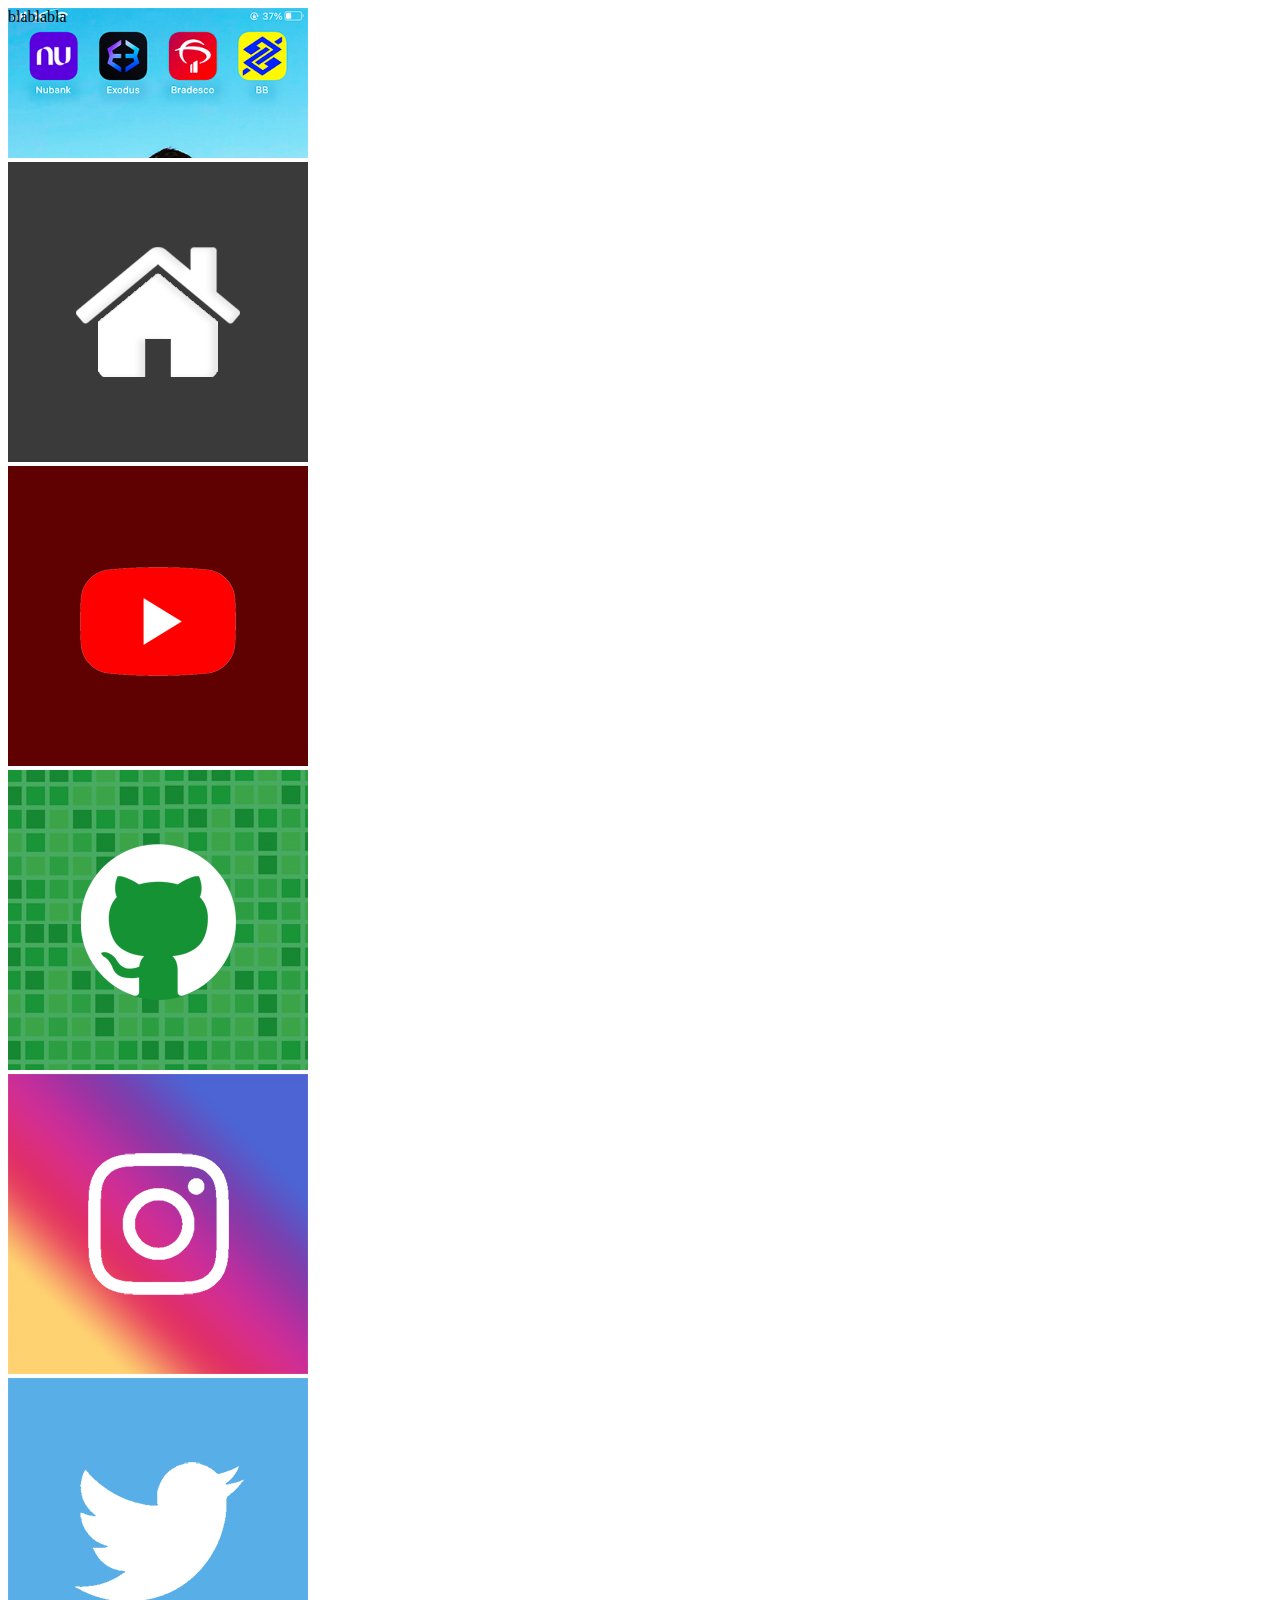
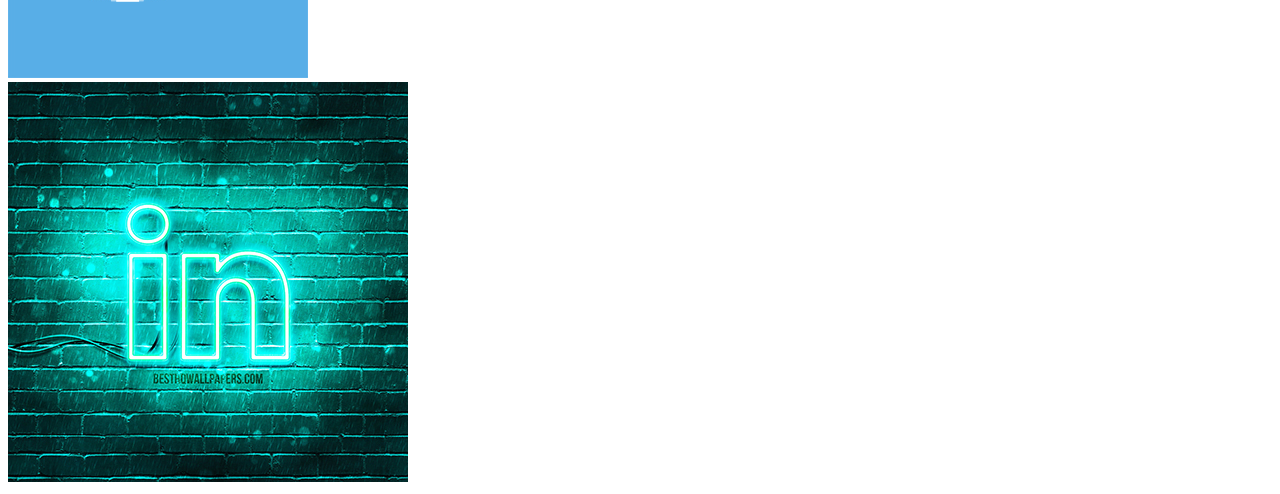
<file: index.html>
<!DOCTYPE html>
<html lang="pt-br">
<head>
    <meta charset="UTF-8">
    <meta http-equiv="X-UA-Compatible" content="IE=edge">
    <meta name="viewport" content="width=device-width, initial-scale=1.0">
    <link rel="stylesheet" href="styles/style.css">
    <title>Social Media</title>
</head>
<body>
    <main>
        <section id="cellphone">
            <iframe src="home.html" frameborder="0" id="screen" name="screen">
                Lamento, seu navegador não é compatível com esse conteúdo.
            </iframe>
        </section>

        <section id="media">
            <a href="home.html" target="screen"><img src="pacote-d013/imagens/logo-home.jpg" alt="home"></a><br>
            <a href="youtube.html" target="screen"><img src="pacote-d013/imagens/logo-youtube.jpg" alt="youtube"></a><br>
            <a href="github.html" target="screen"><img src="pacote-d013/imagens/logo-github.jpg" alt="github"></a><br>
            <a href="instagram.html" target="screen"><img src="pacote-d013/imagens/logo-instagram.jpg" alt="instagram"></a><br>
            <a href="twitter.html" target="screen"><img src="pacote-d013/imagens/logo-twitter.jpg" alt="twitter"></a><br>
            <a href="linkedin.html" target="screen"><img src="pacote-d013/imagens/logo-linkedin.jpg" alt="Linkedin"></a><br>
        </section>
    </main>
    <footer>

    </footer>
</body>
</html>
</file>
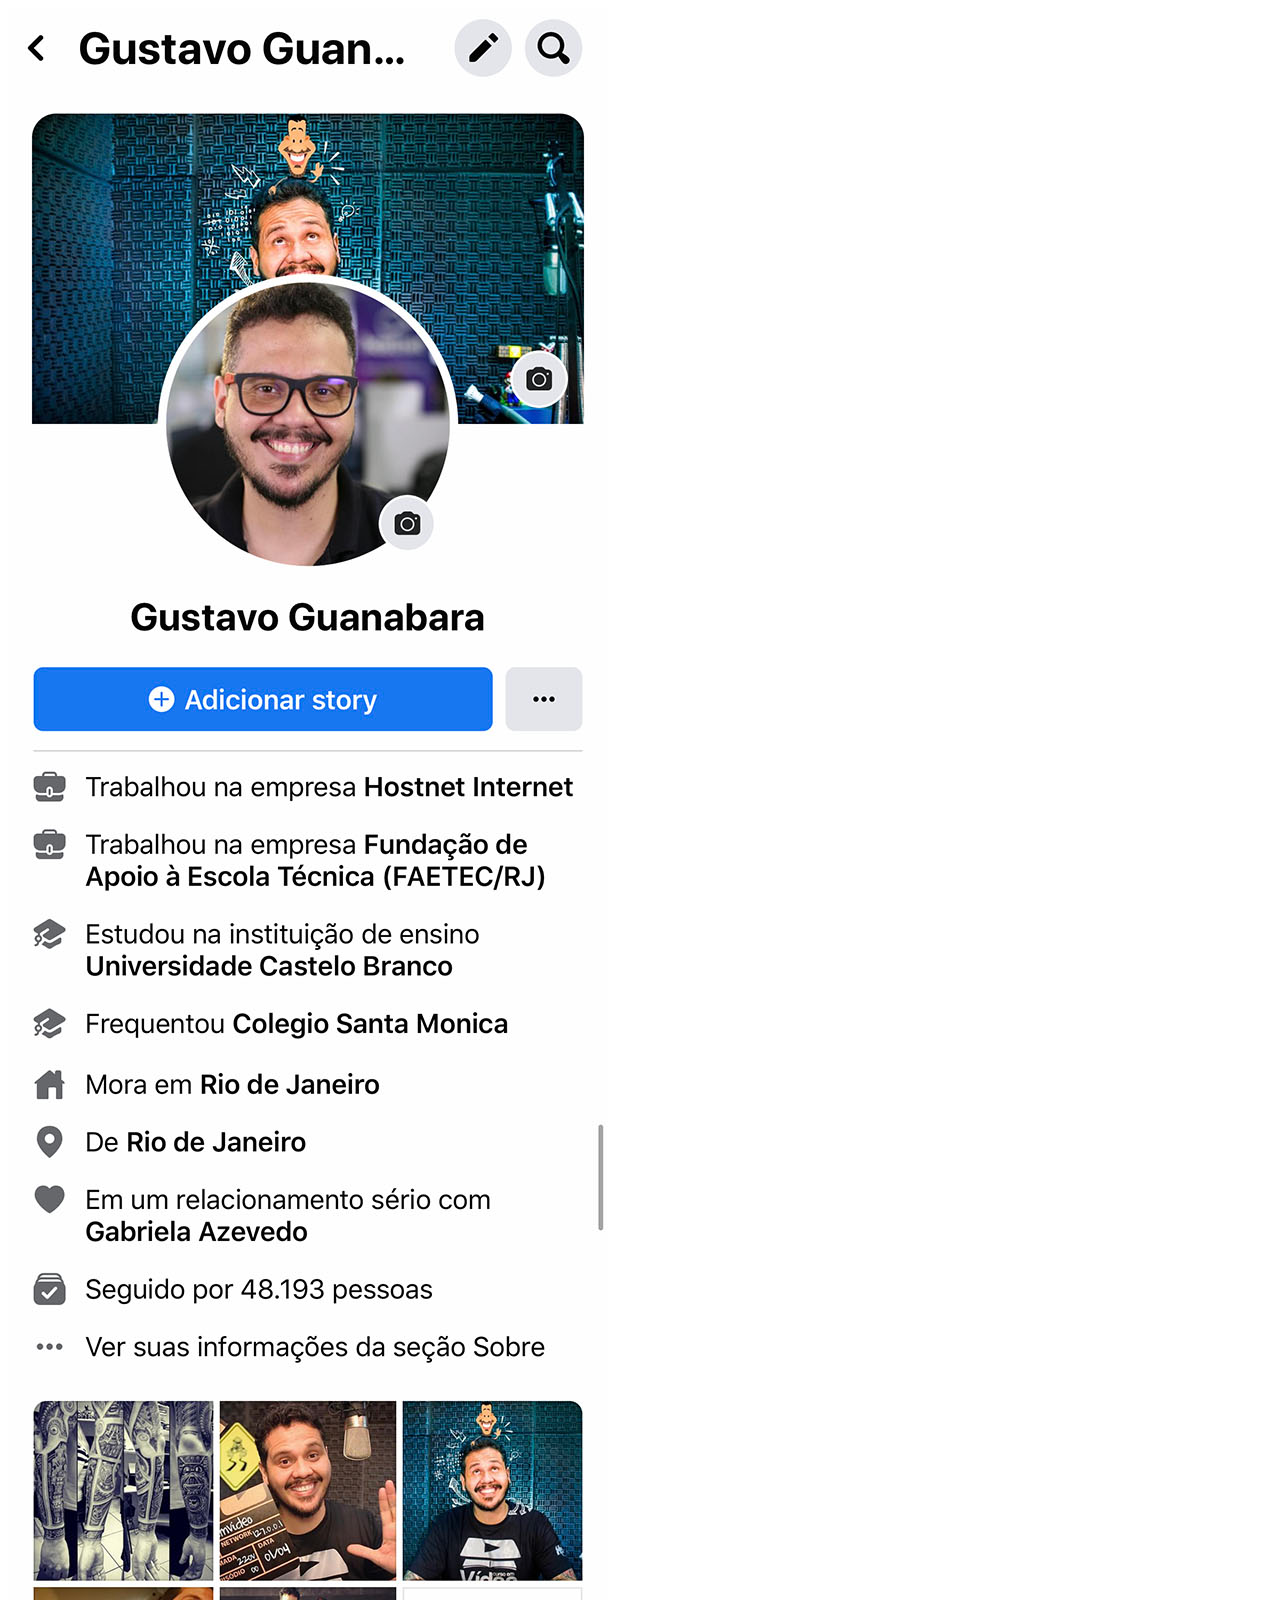
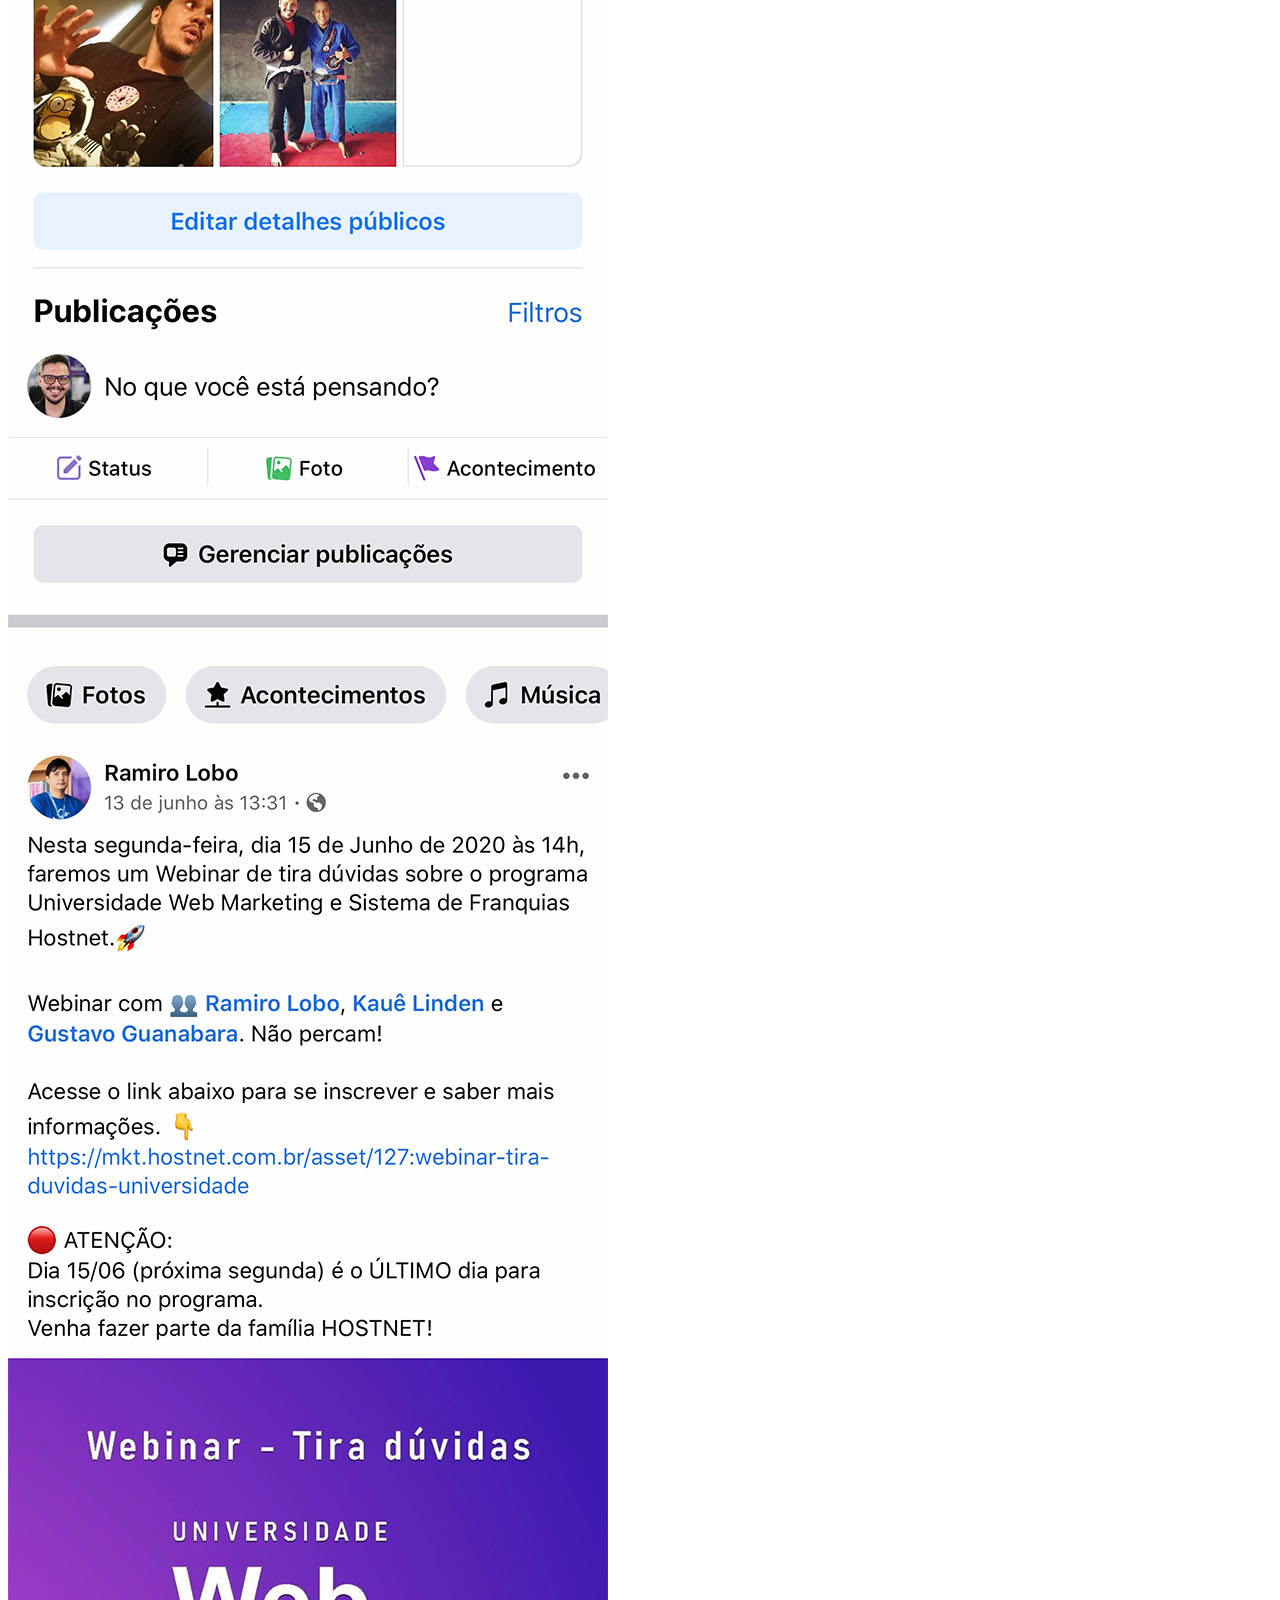
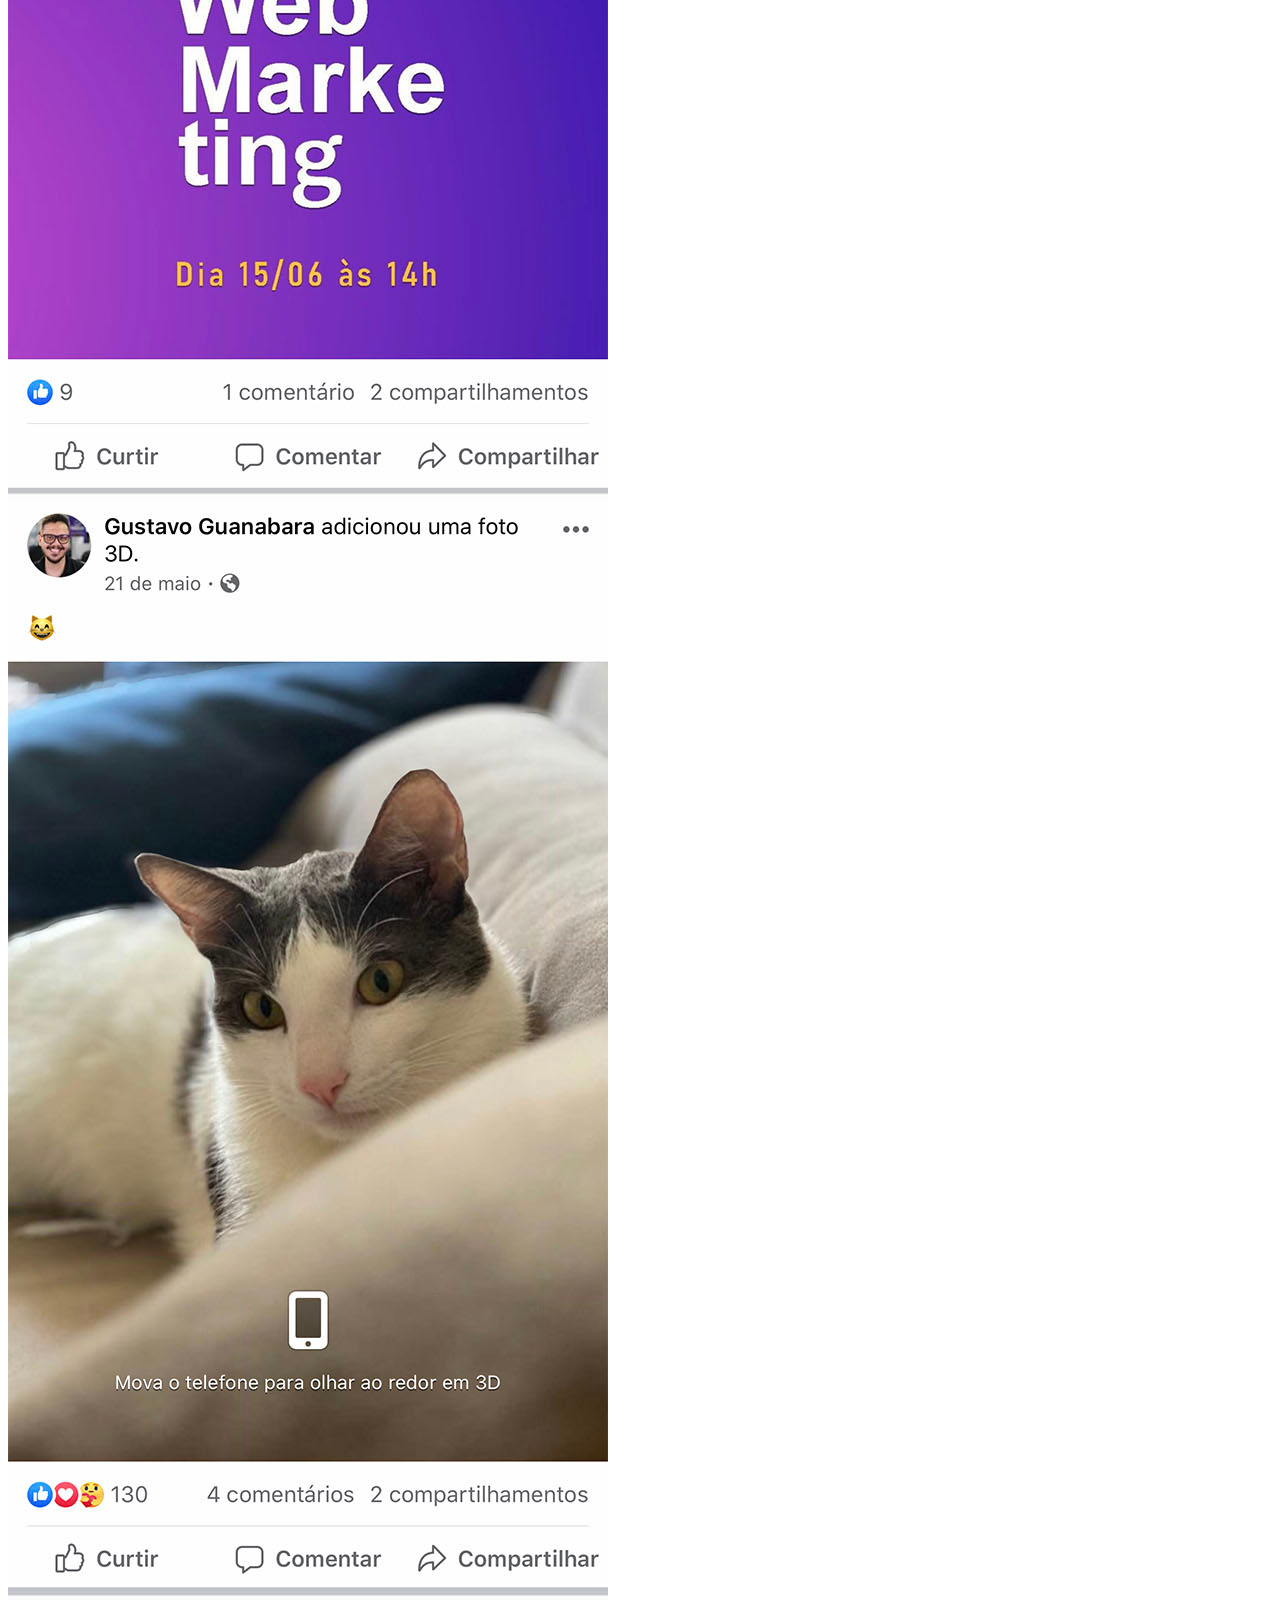
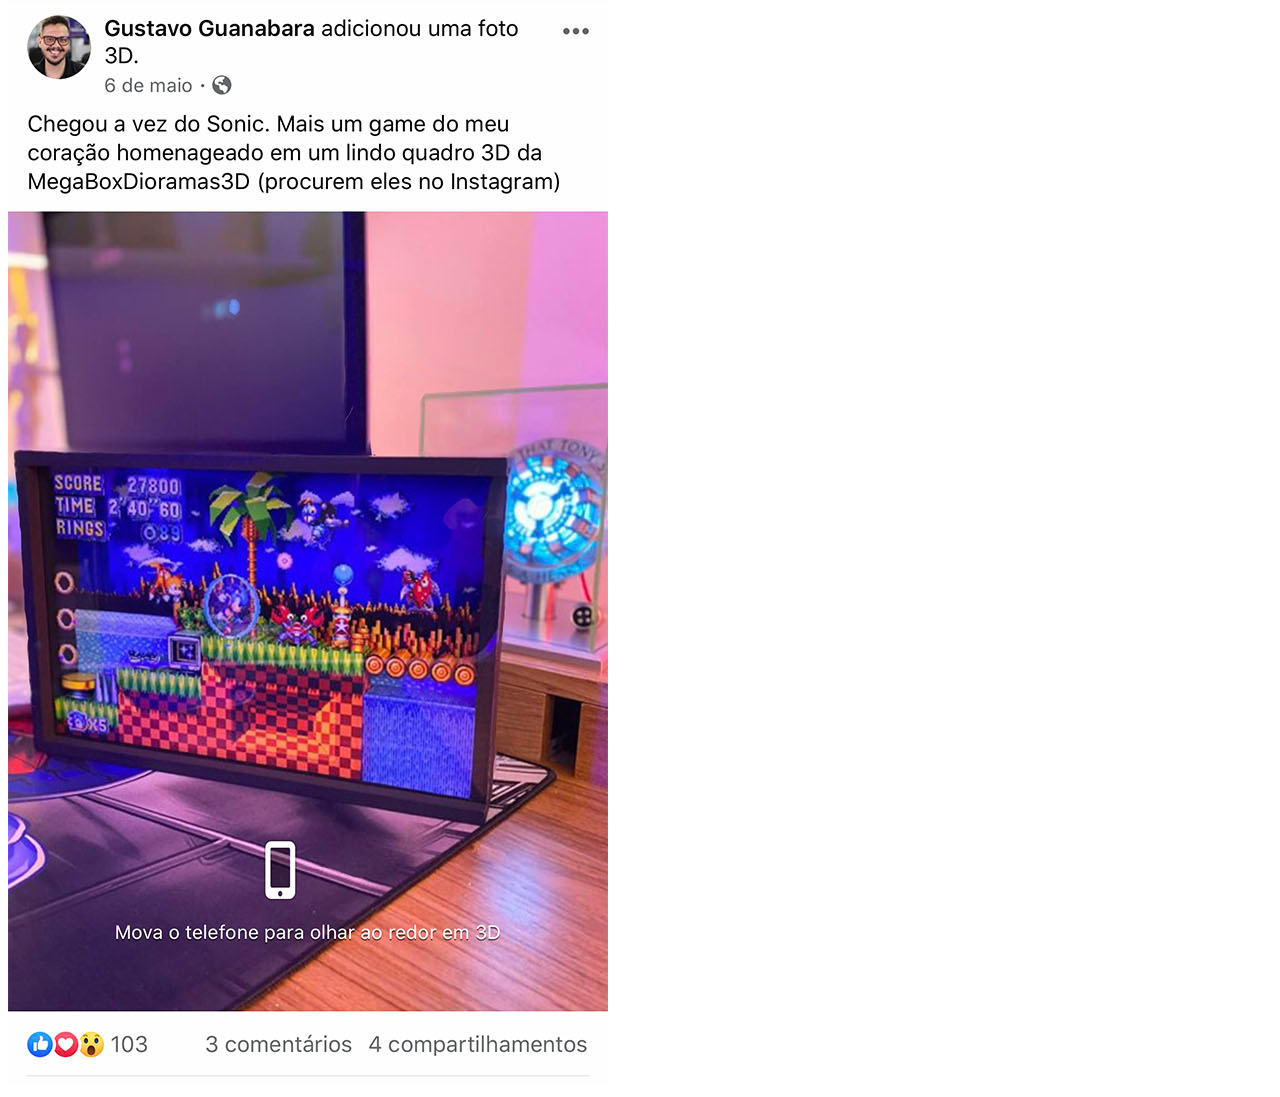
<file: facebook.html>
<!DOCTYPE html>
<html lang="pt-br">
<head>
    <meta charset="UTF-8">
    <meta http-equiv="X-UA-Compatible" content="IE=edge">
    <meta name="viewport" content="width=device-width, initial-scale=1.0">
    <link rel="stylesheet" href="stylemedia.css">
    <title>Facebook</title>
</head>
<body>
    <img src="pacote-d013/imagens/tela-facebook.jpg" alt="facebook">
</body>
</html>
</file>
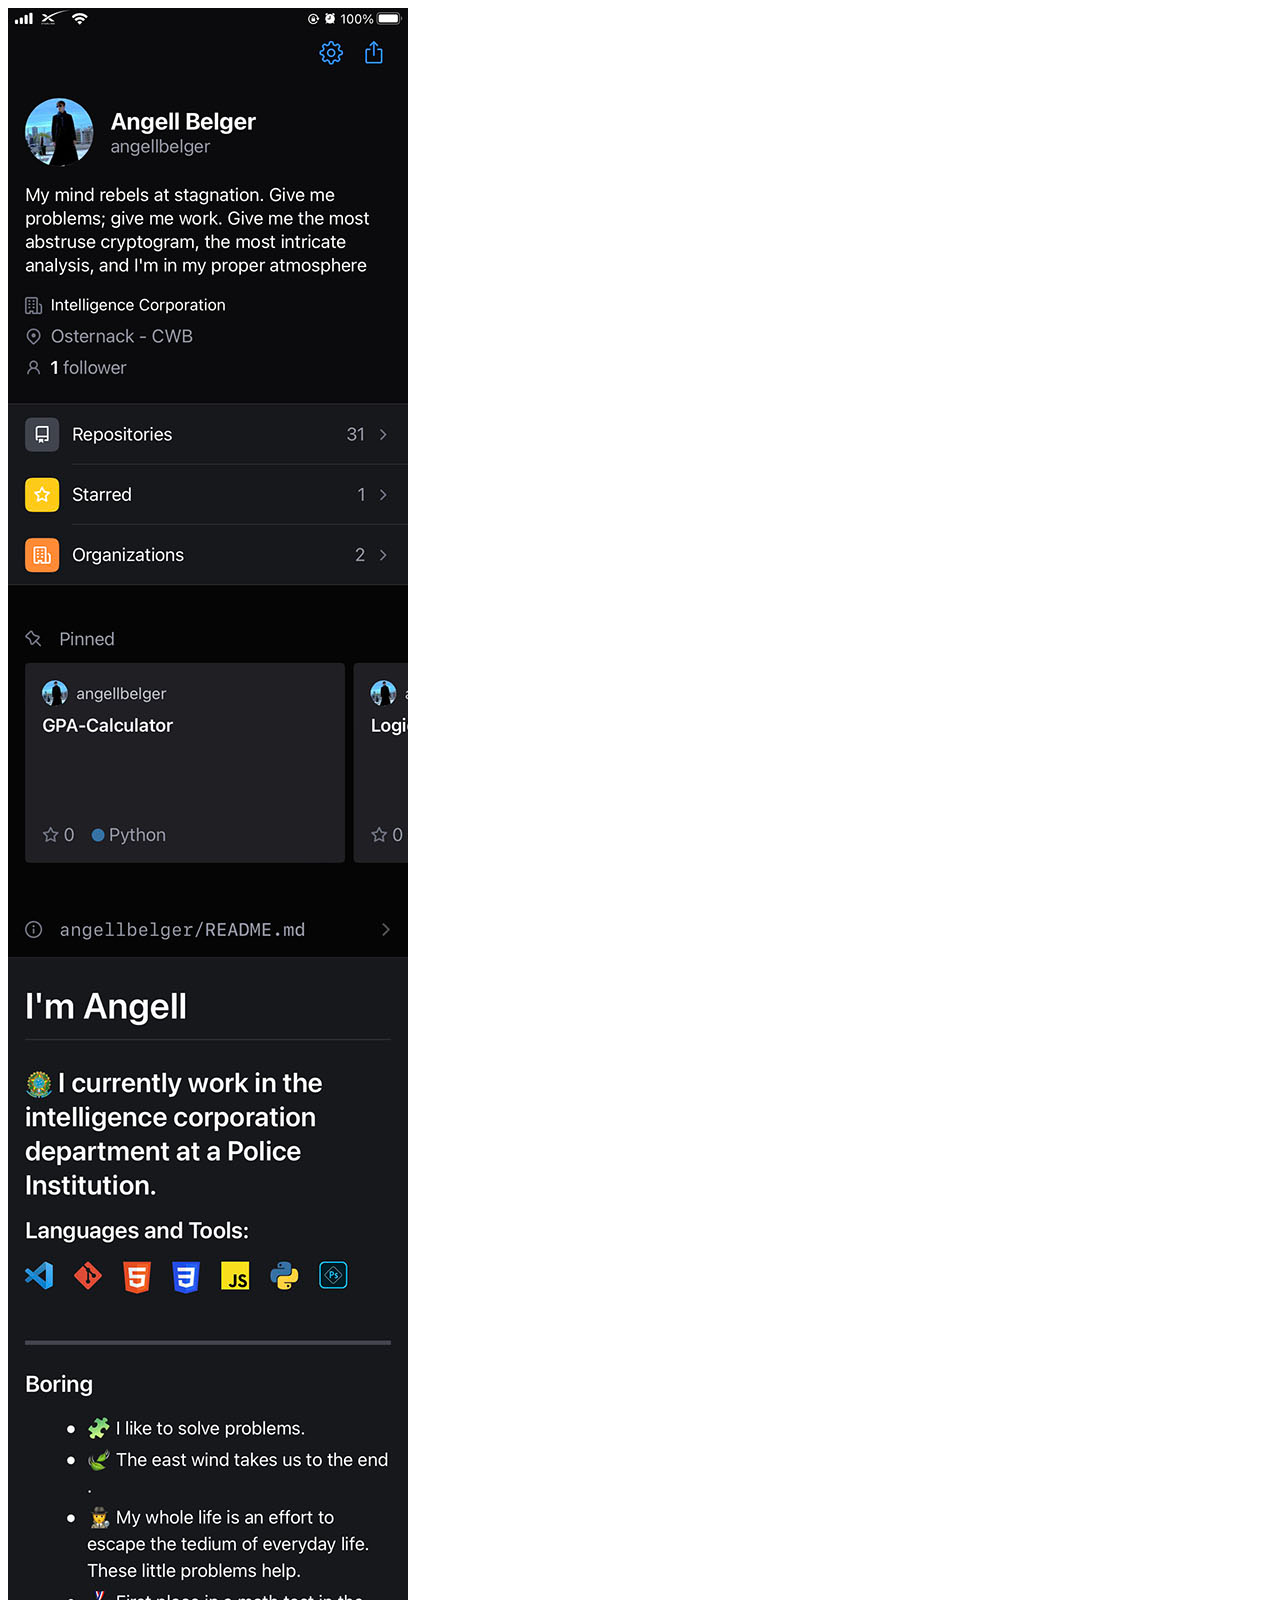
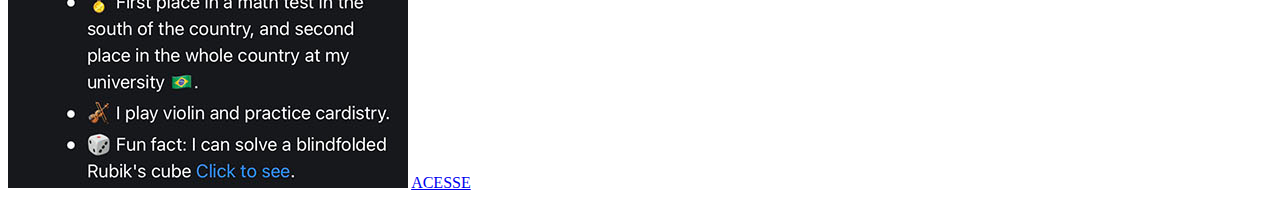
<file: github.html>
<!DOCTYPE html>
<html lang="pt-br">
<head>
    <meta charset="UTF-8">
    <meta http-equiv="X-UA-Compatible" content="IE=edge">
    <meta name="viewport" content="width=device-width, initial-scale=1.0">
    <link rel="stylesheet" href="stylemedia.css">
    <title>GitHub</title>
</head>
<body onload="clock()">
    <img src="pacote-d013/imagens/screen-github.jpg" alt="github">
    <a href="https://github.com/angellbelger" target="_blank">ACESSE</a>
</body>
</html>
</file>
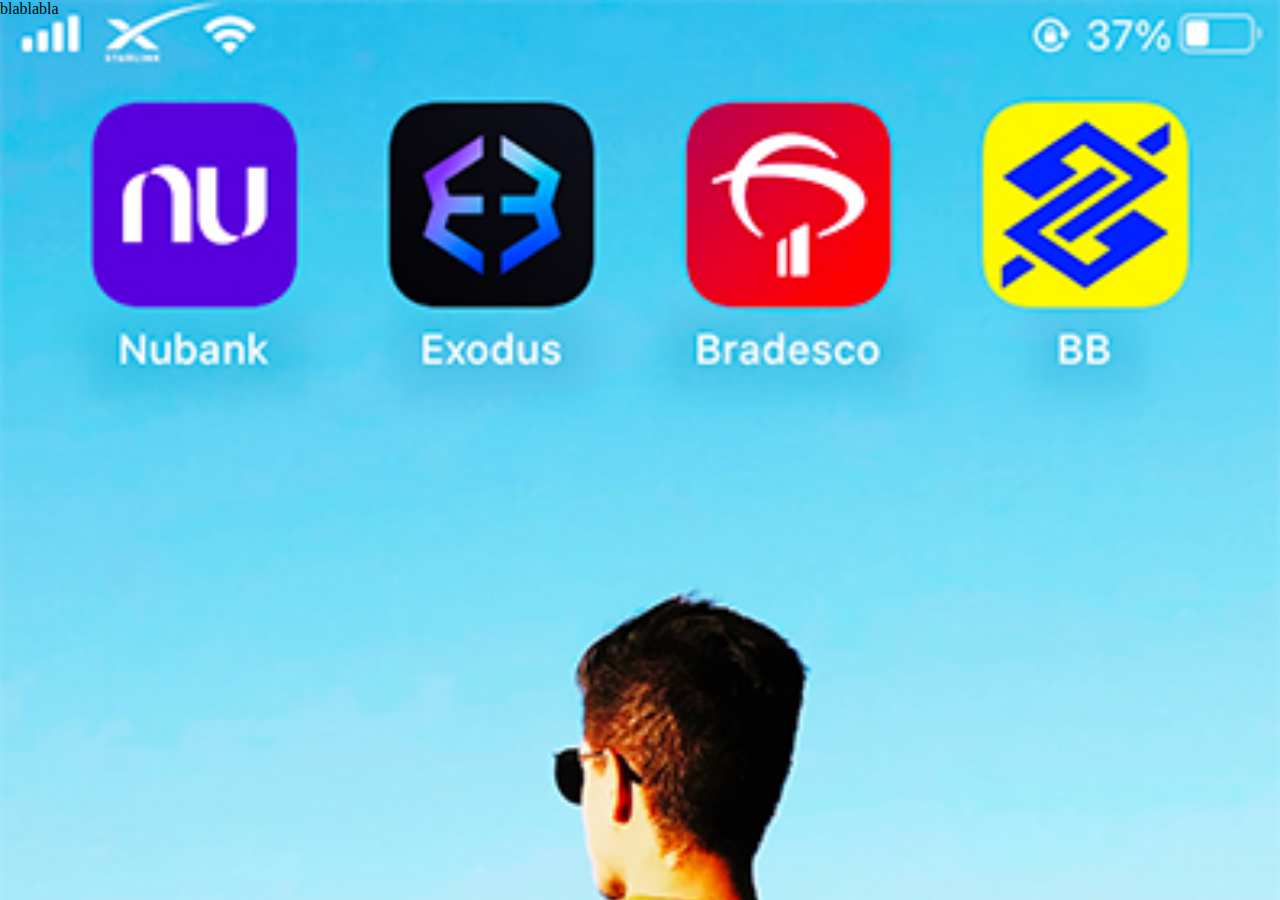
<file: home.html>
<!DOCTYPE html>
<html lang="pt-br">
<head>
    <meta charset="UTF-8">
    <meta http-equiv="X-UA-Compatible" content="IE=edge">
    <meta name="viewport" content="width=device-width, initial-scale=1.0">
    <title>home</title>
    <style>
        * {
            margin: 0px;
            padding: 0px;
        }
        body {
            background: #000000 url(pacote-d013/imagens/screen-home-pro.jpg);
            background-position: center top;
            background-size: cover;
            background-repeat: no-repeat;
            height: 100vh;
            width: 100vw;
        }
    </style>
</head>
<body>
    blablabla
</body>
</html>
</file>
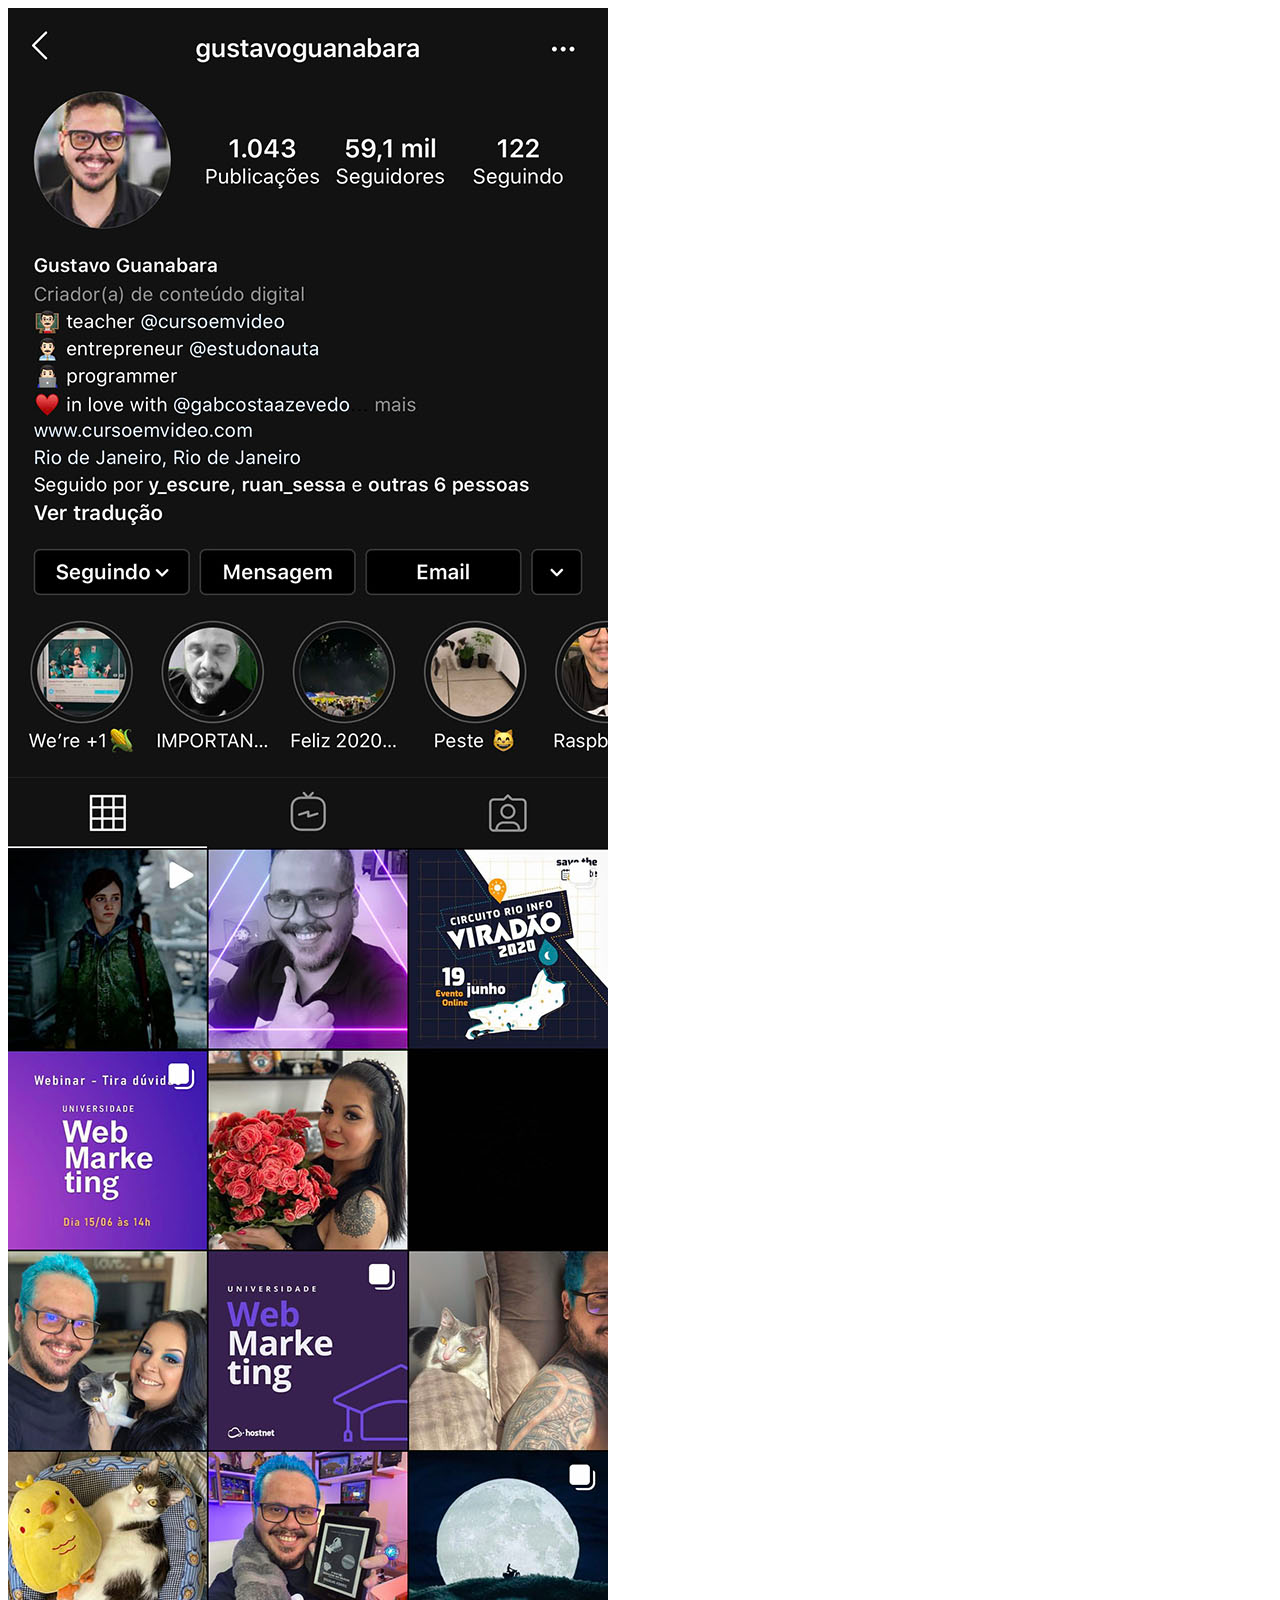
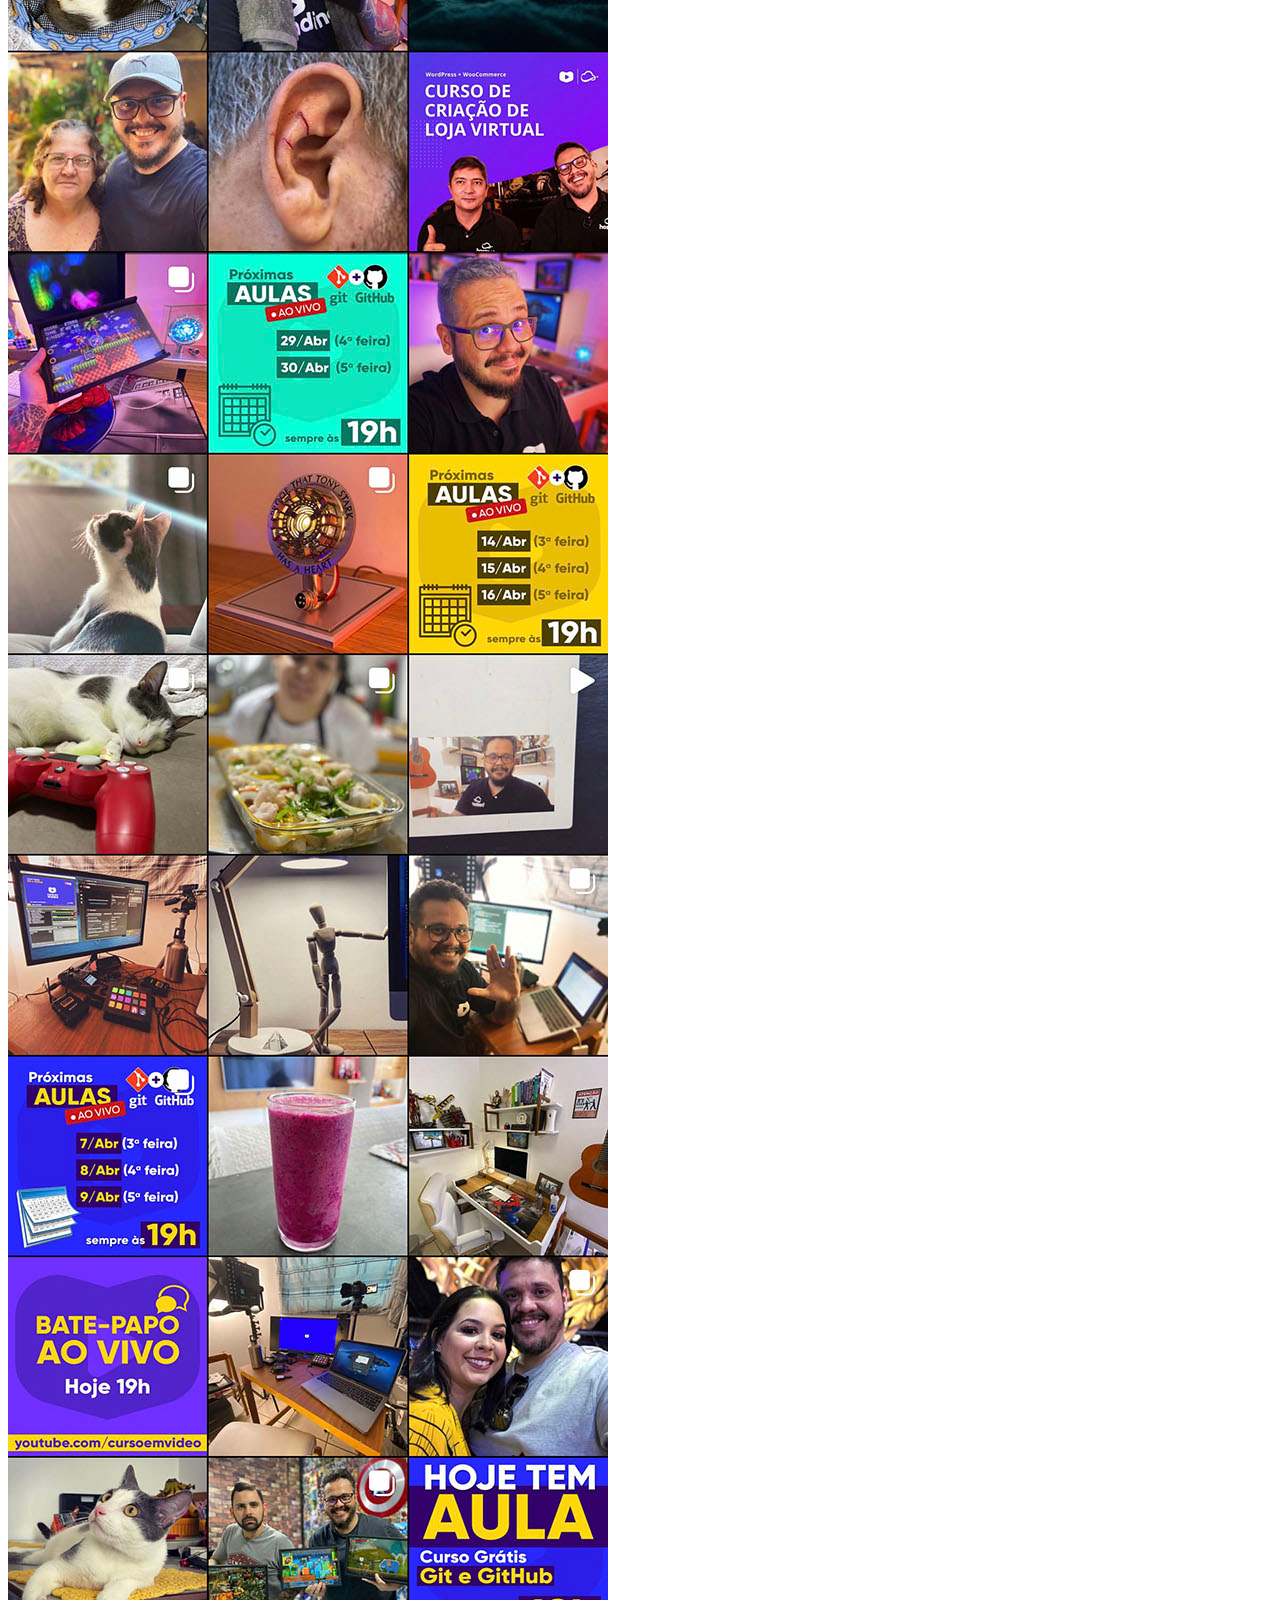
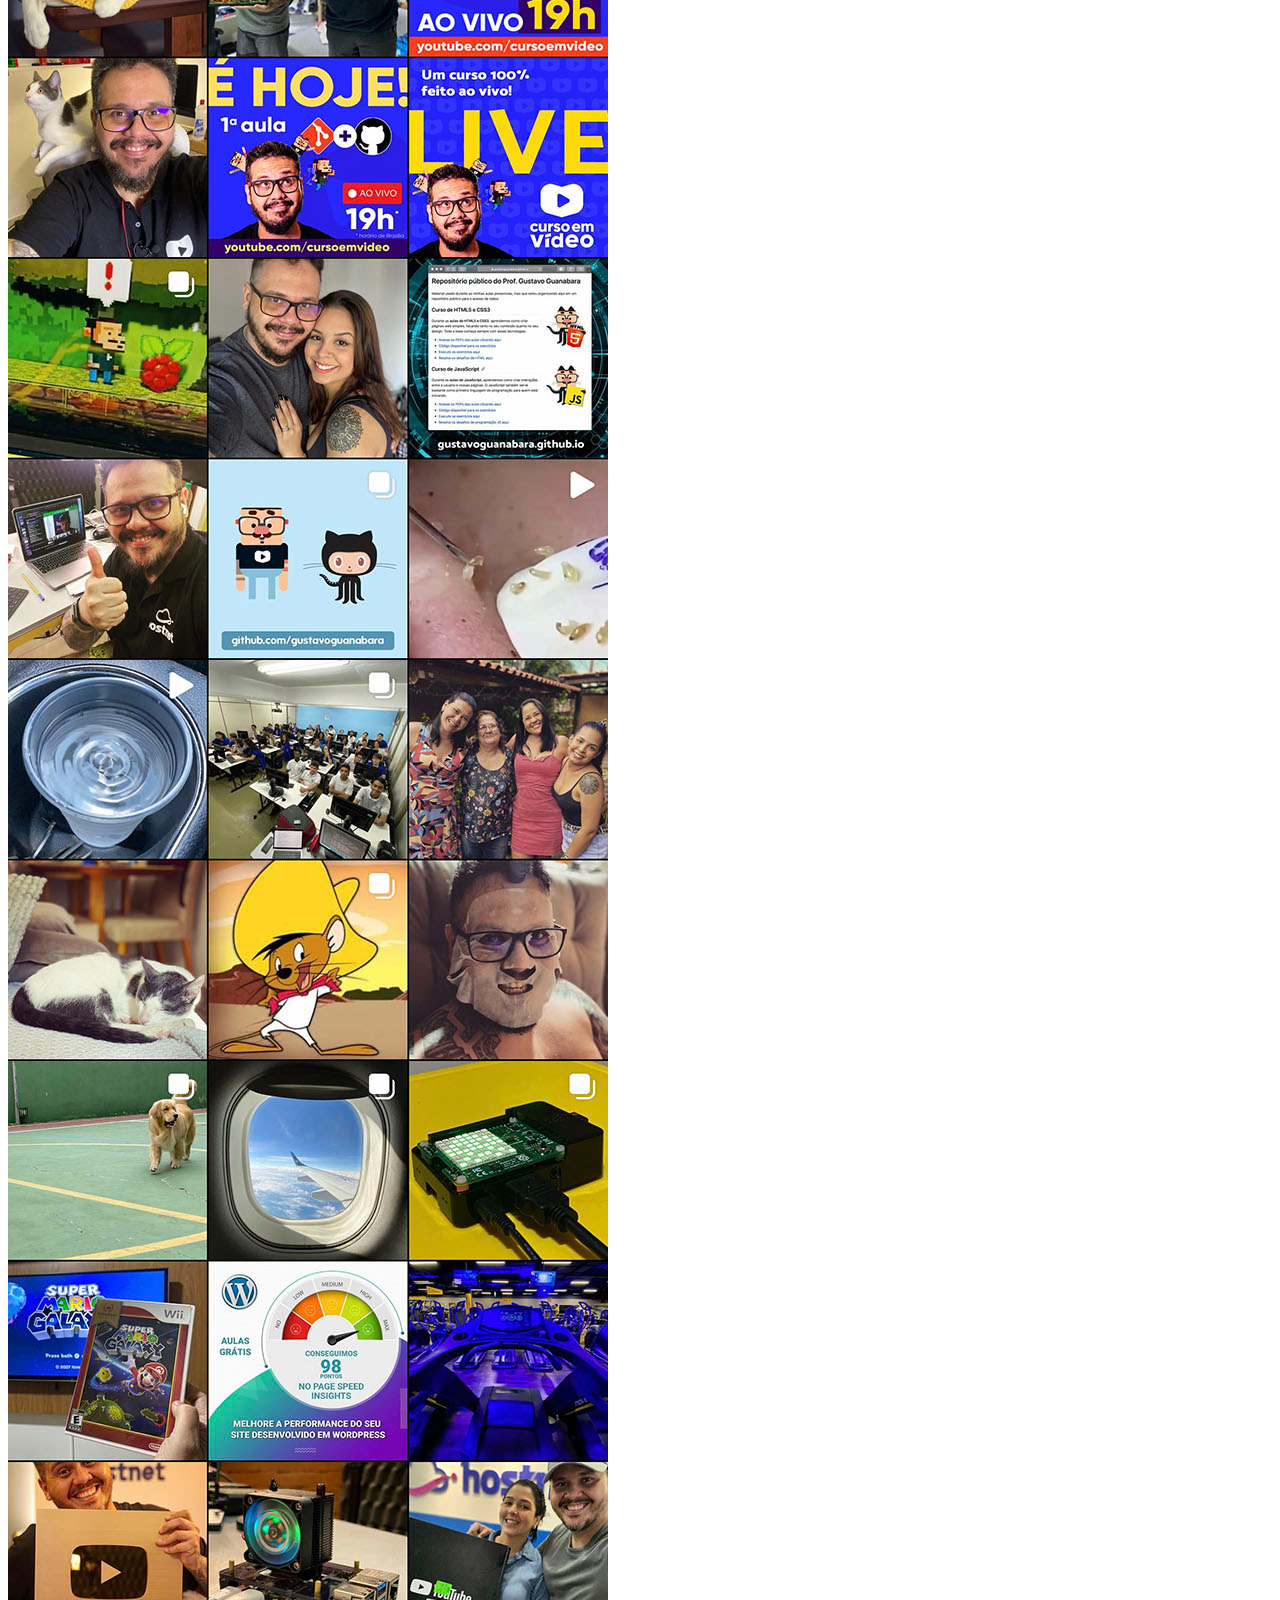
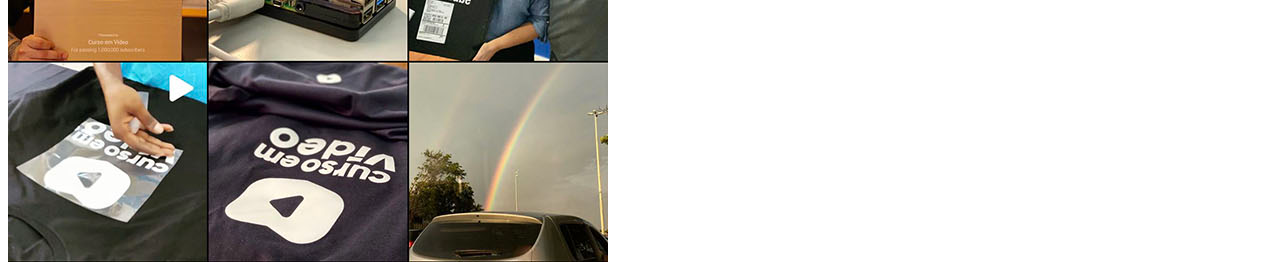
<file: instagram.html>
<!DOCTYPE html>
<html lang="pt-br">
<head>
    <meta charset="UTF-8">
    <meta http-equiv="X-UA-Compatible" content="IE=edge">
    <meta name="viewport" content="width=device-width, initial-scale=1.0">
    <link rel="stylesheet" href="stylemedia.css">
    <title>Instagram</title>
</head>
<body>
    <img src="pacote-d013/imagens/tela-instagram.jpg" alt="instagram">
</body>
</html>
</file>
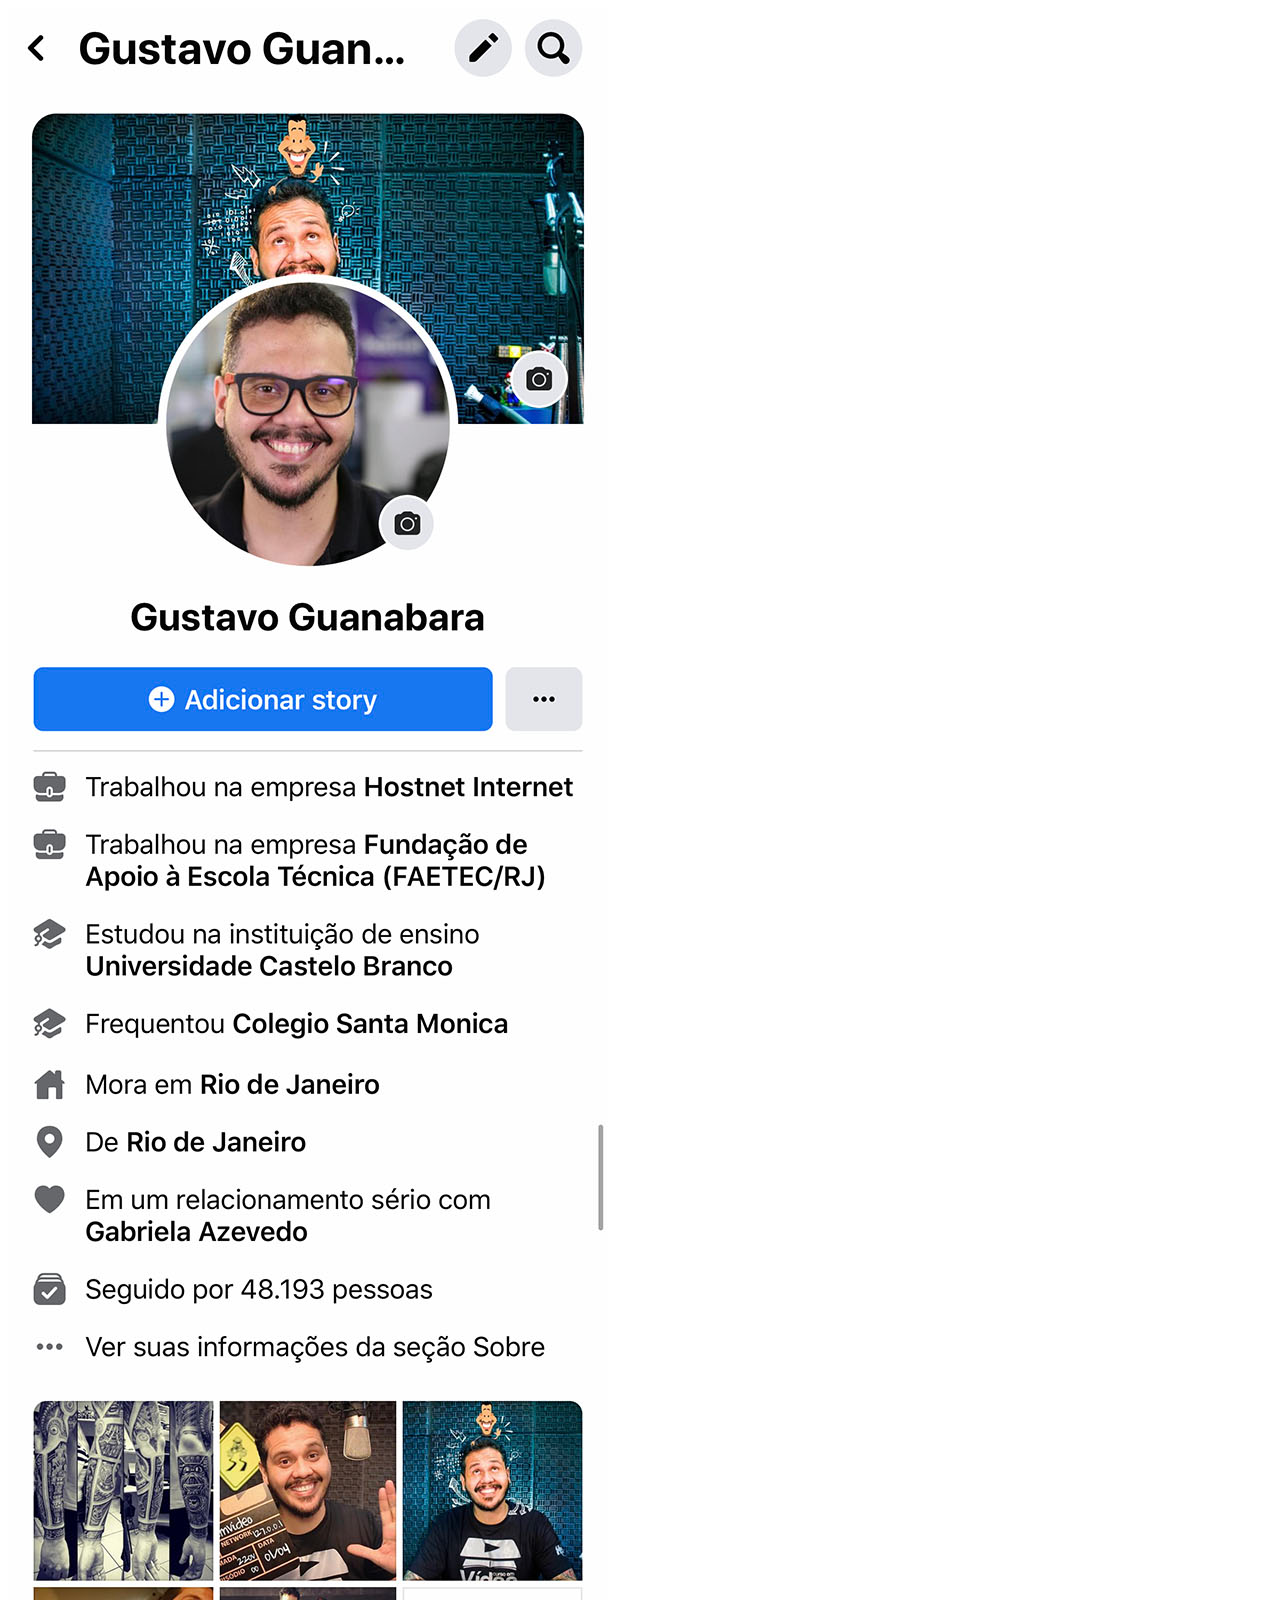
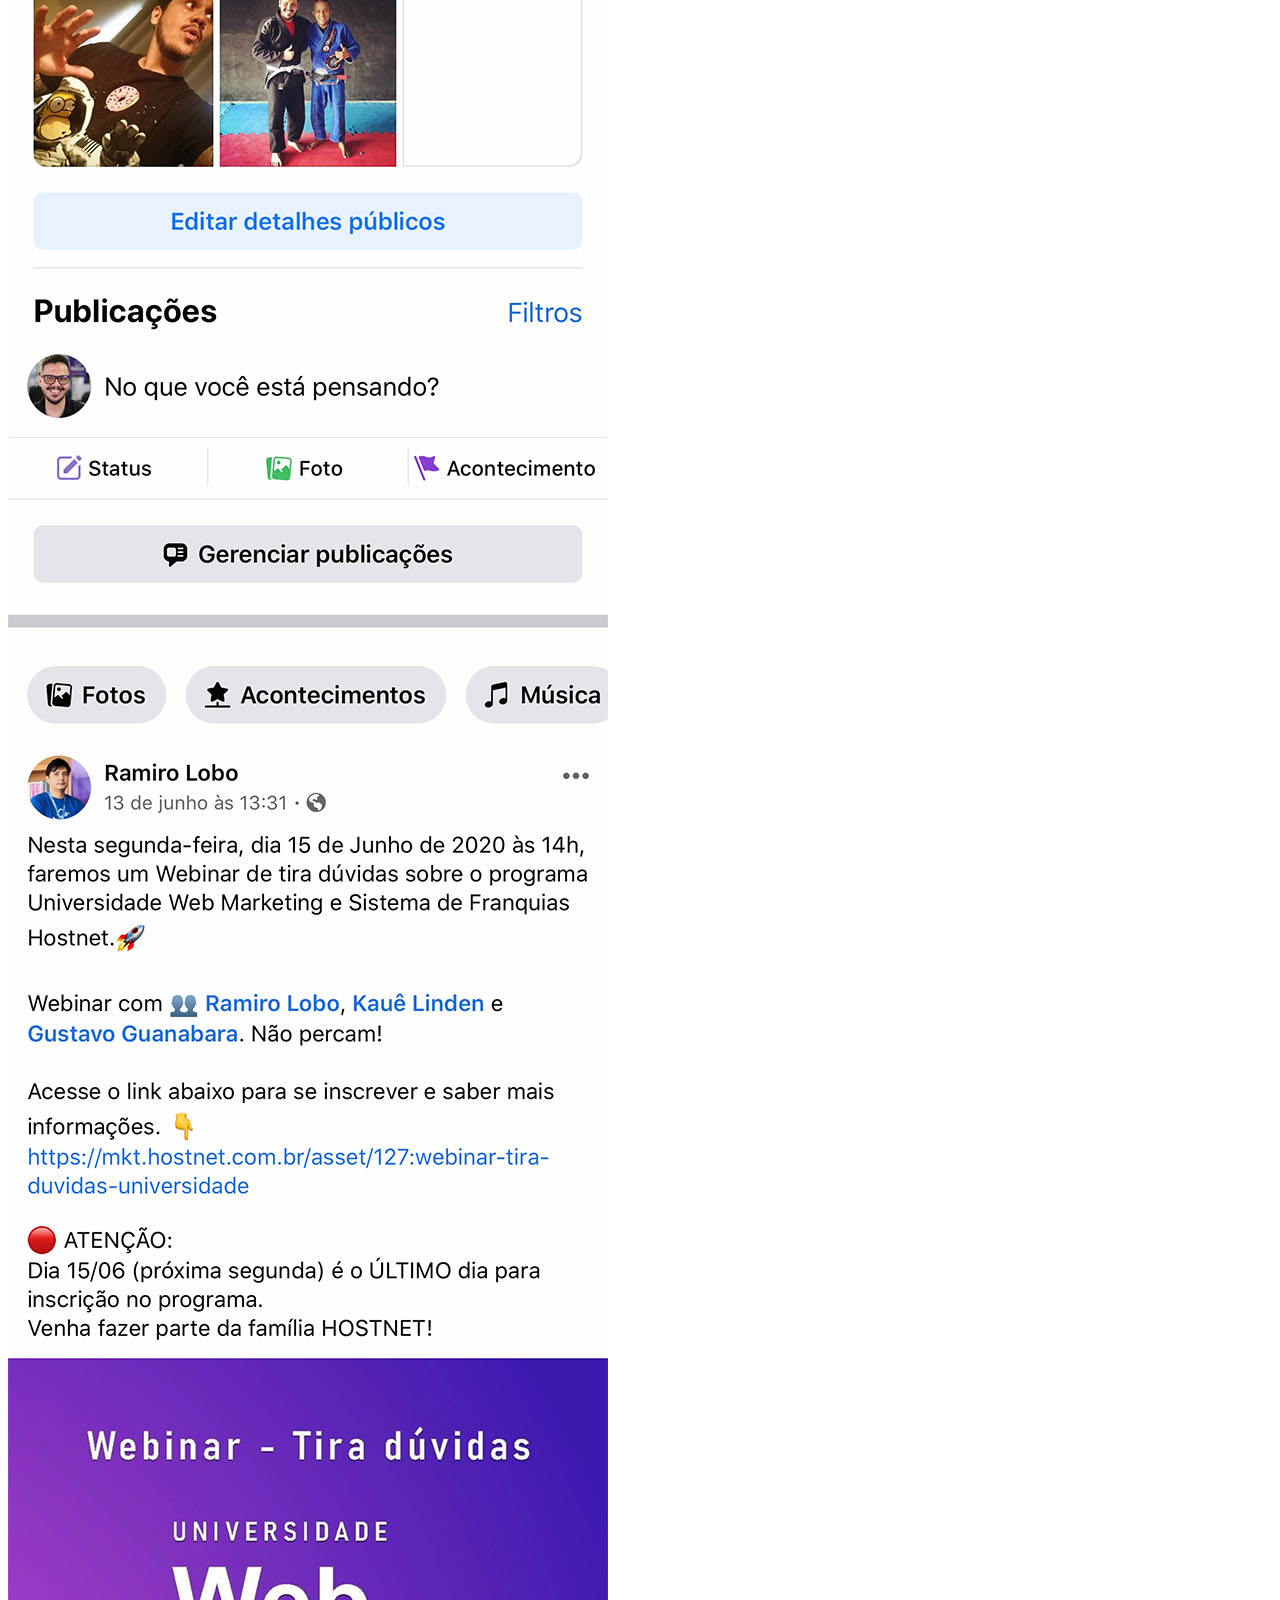
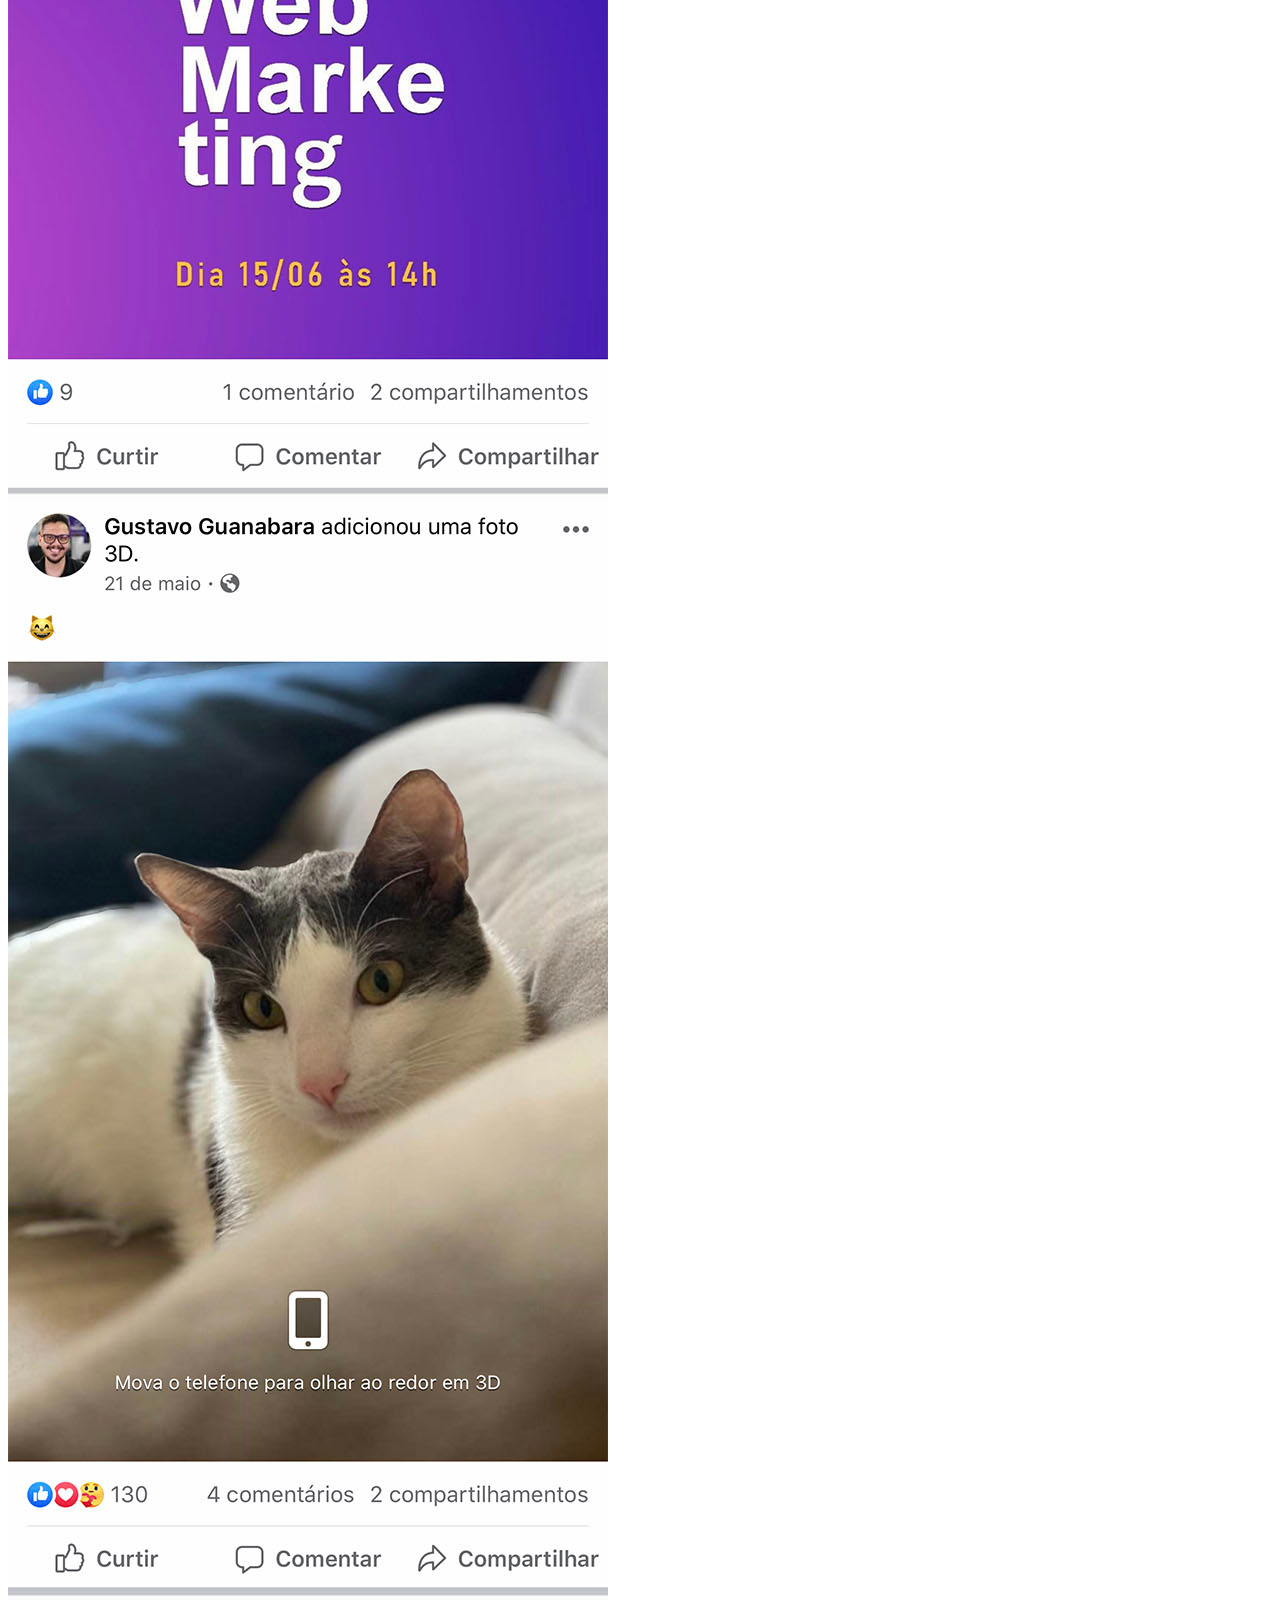
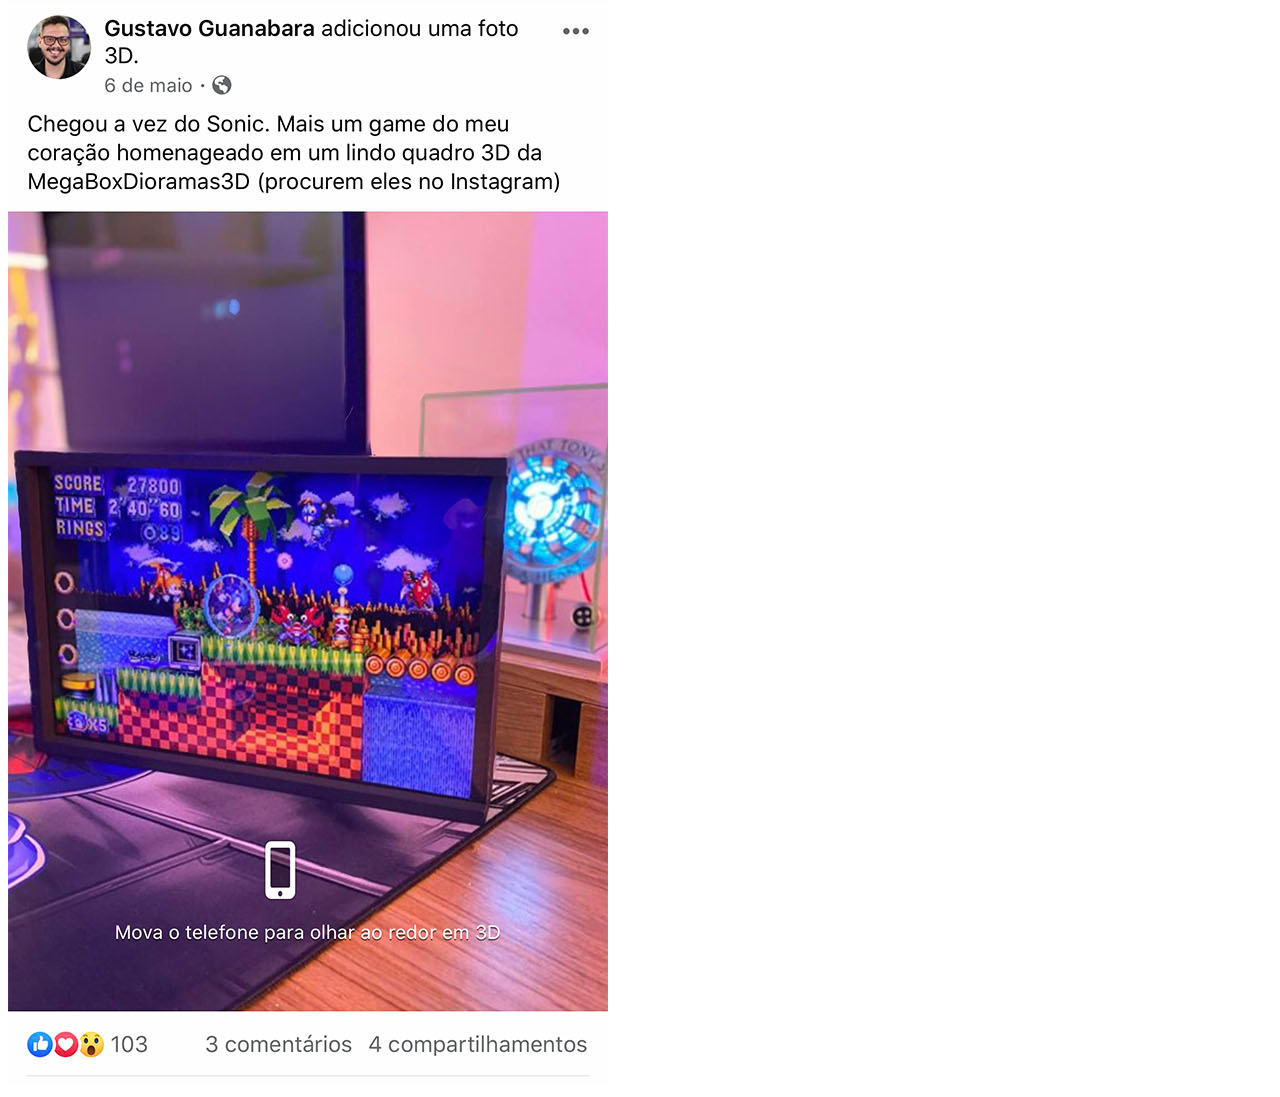
<file: linkedin.html>
<!DOCTYPE html>
<html lang="pt-br">
<head>
    <meta charset="UTF-8">
    <meta http-equiv="X-UA-Compatible" content="IE=edge">
    <meta name="viewport" content="width=device-width, initial-scale=1.0">
    <link rel="stylesheet" href="stylemedia.css">
    <title>Linkedin</title>
</head>
<body>
    <img src="pacote-d013/imagens/tela-facebook.jpg" alt="Linkedin">
</body>
</html>
</file>
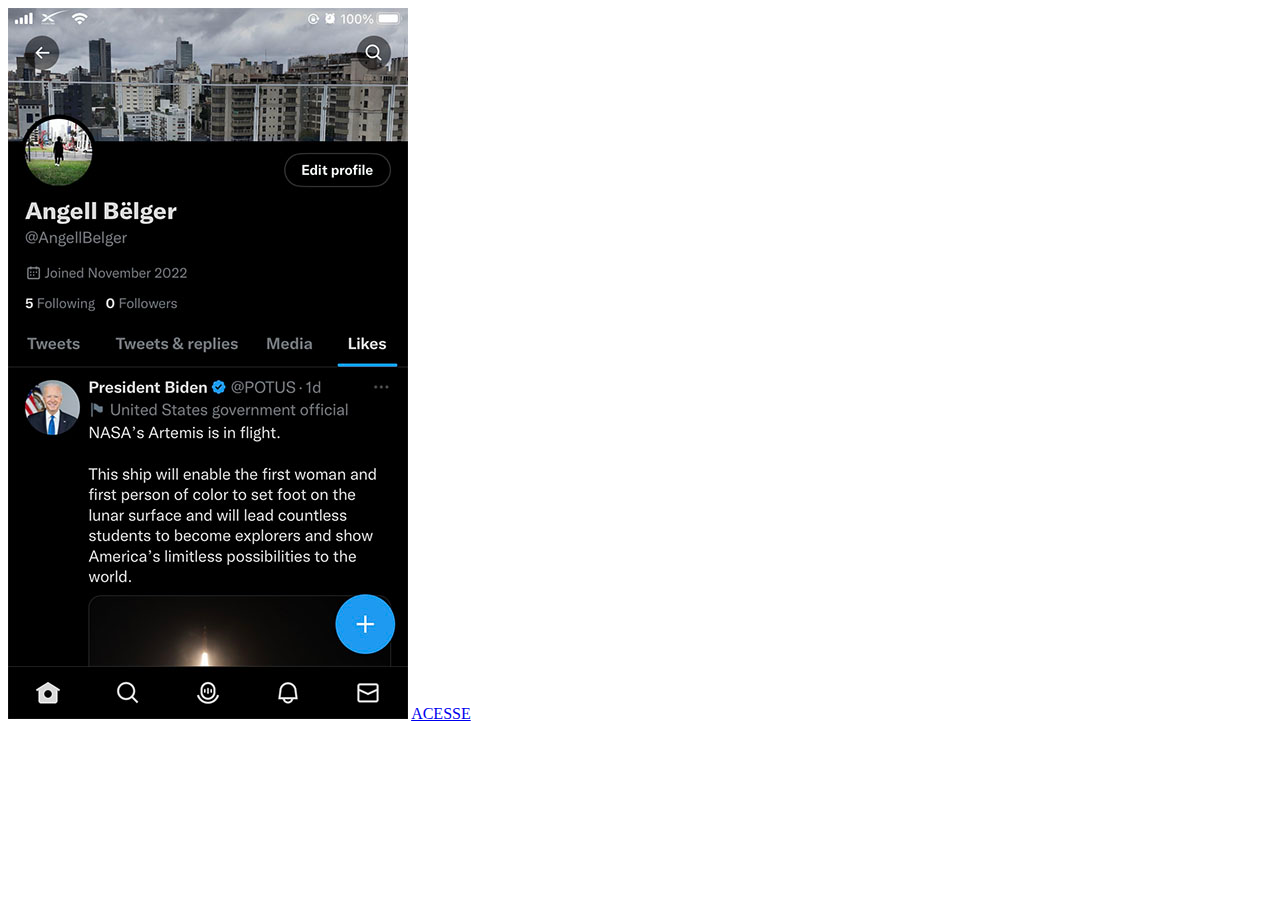
<file: twitter.html>
<!DOCTYPE html>
<html lang="pt-br">
<head>
    <meta charset="UTF-8">
    <meta http-equiv="X-UA-Compatible" content="IE=edge">
    <meta name="viewport" content="width=device-width, initial-scale=1.0">
    <link rel="stylesheet" href="stylemedia.css">
    <title>Twitter</title>
</head>
<body onload="clock()">
    <img src="pacote-d013/imagens/screen-twitter.jpg" alt="Twitter">
    <a href="https://twitter.com/AngellBelger" target="_blank">ACESSE</a>
</body>
</html>
</file>
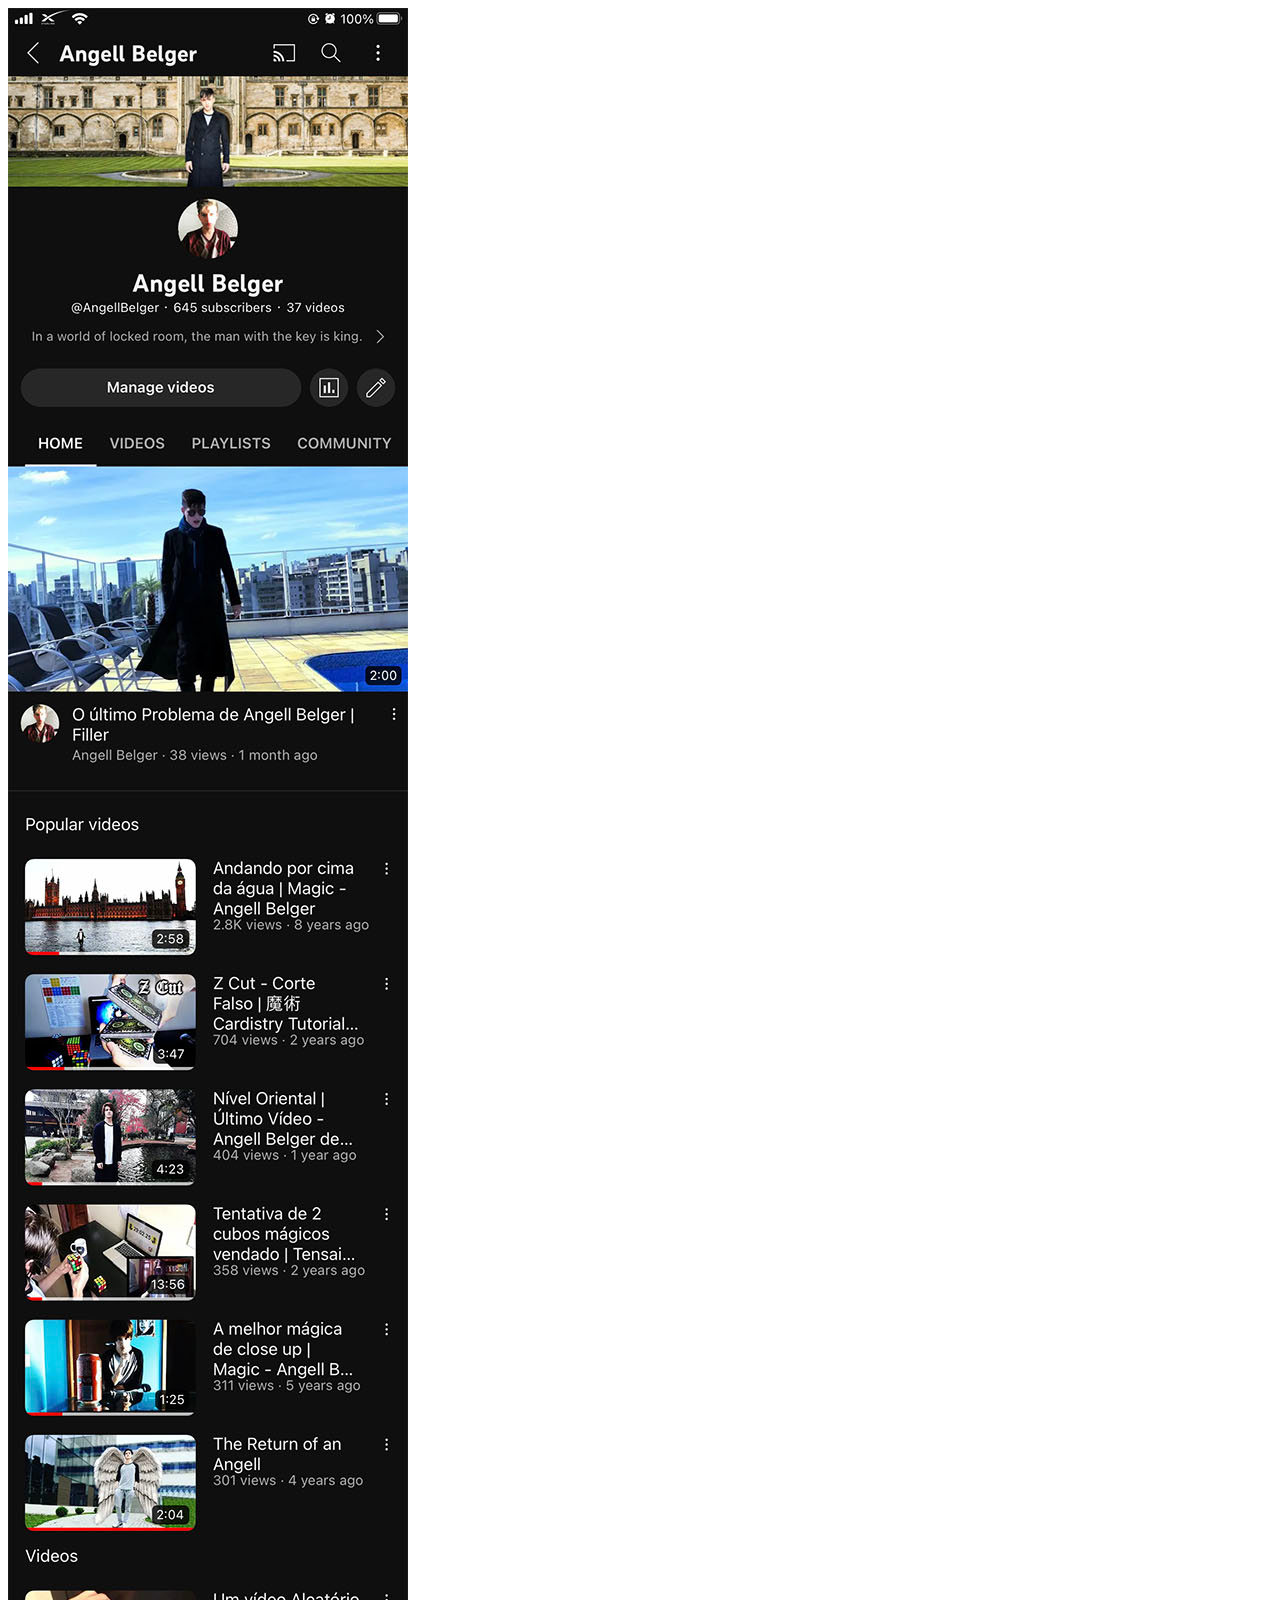
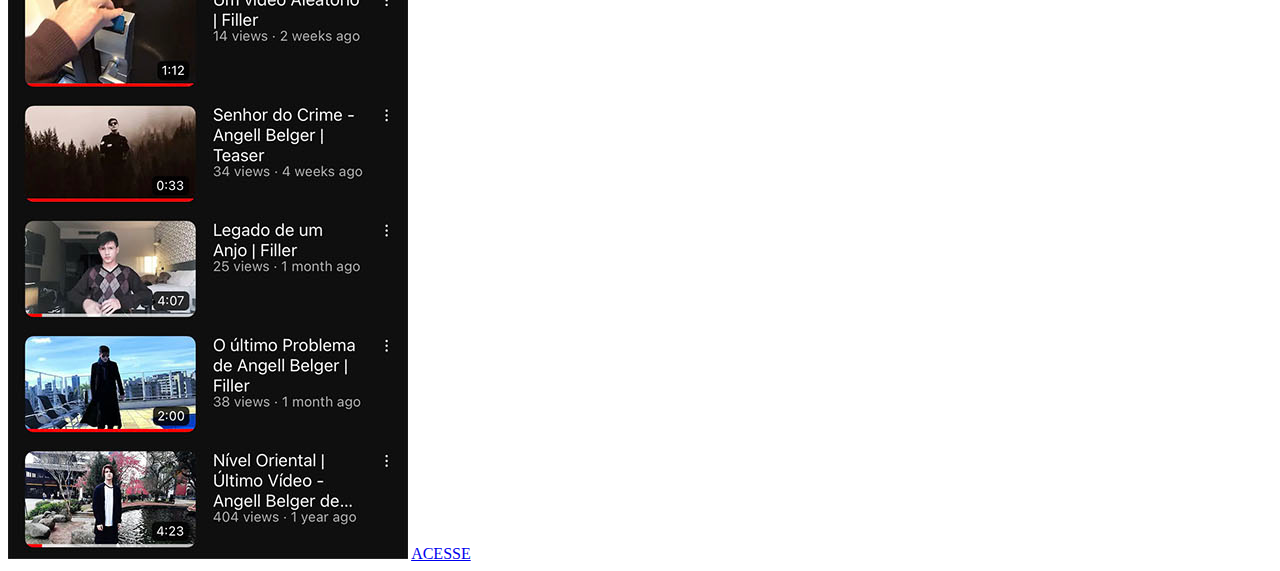
<file: youtube.html>
<!DOCTYPE html>
<html lang="pt-br">
<head>
    <meta charset="UTF-8">
    <meta http-equiv="X-UA-Compatible" content="IE=edge">
    <meta name="viewport" content="width=device-width, initial-scale=1.0">
    <link rel="stylesheet" href="stylemedia.css">
    <title>Youtube</title>
</head>
<body>
    <img src="pacote-d013/imagens/screen-youtube.jpg" alt="youtube">
    <a href="https://www.youtube.com/c/AngellBelger">ACESSE</a>
</body>
</html>
</file>
<file: styles/style.css>
@charset "UTF-8";
</file>
<file: stylemedia.css>
@charset "UTF-8";
</file>
